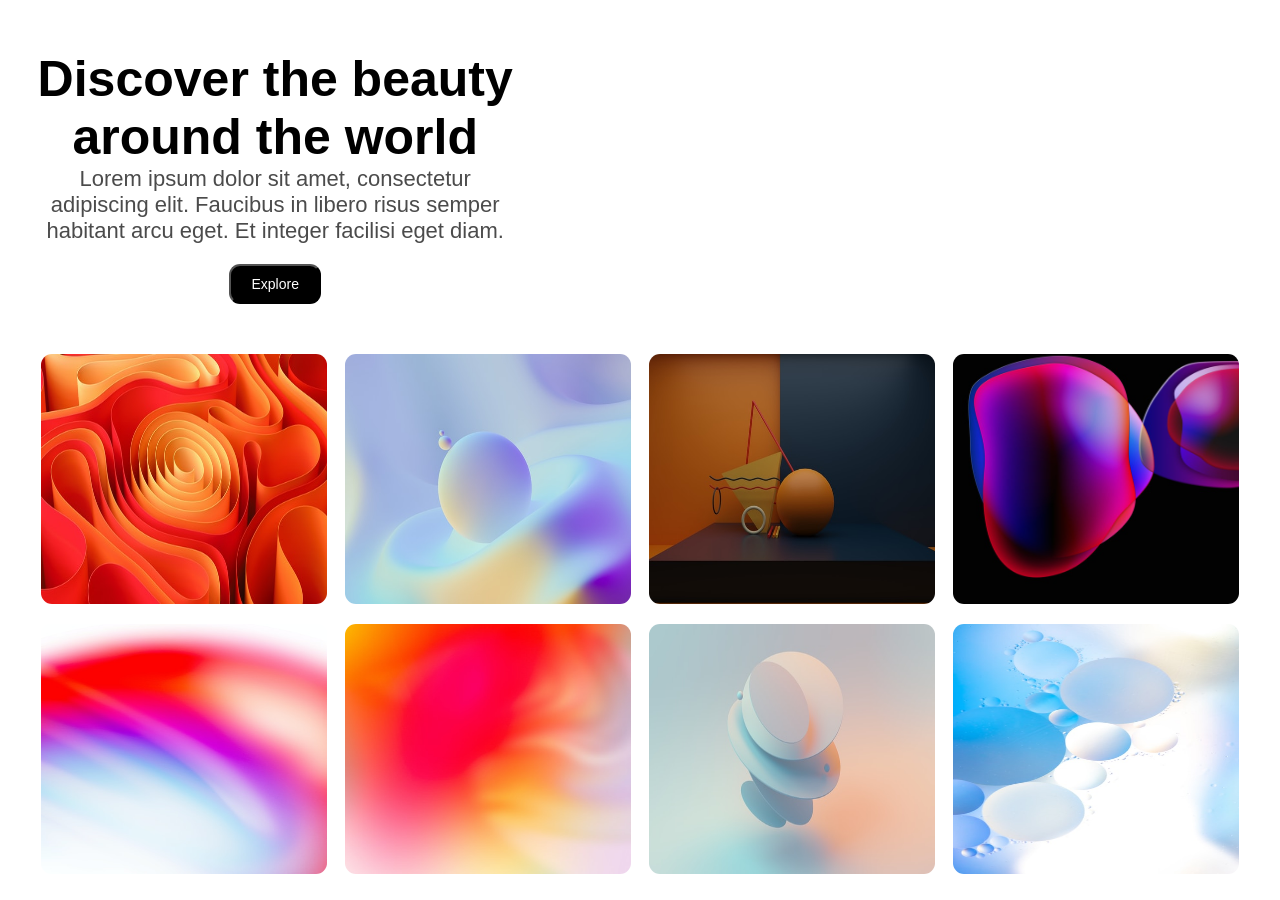
<file: 1/index.html>
<!DOCTYPE html>
<html lang="en">
<head>
    <meta charset="UTF-8">
    <meta name="viewport" content="width=device-width, initial-scale=1.0">
    <title>Document</title>
    <link rel="stylesheet" href="style.css">
</head>
<body>
    <div id="parent">
        <div id="child1">
            <h1 id="heading">Discover the beauty around the world</h1>
            <p id="description">Lorem ipsum dolor sit amet, consectetur adipiscing elit. Faucibus in libero risus semper habitant arcu eget. Et integer facilisi eget diam.</p>
            <button id="explore">Explore</button>
        </div>
        <div class="img">
            <img class="png" src="bdf4575f2cb344eb4f41c47d59e22f1c06edefc5.jpg">
            <img class="png" src="1754a7aaa4f669f3f83078046e71609705e57dbb.jpg">
            <img class="png" src="71e05245f354bdeef965486a5e1ee595e5320529.jpg">
            <img class="png" src="4f076c2ec123408dc6a729608ef9c593648e51c9.jpg">
        </div>
        <div class="img">
            <img class="png" src="578dcfb0ea8b8391fcdfd9bc097adcc580dc14d9.jpg">
            <img class="png" src="505b5f3ccb8fd17165aec11ef4f76ee4ec1b13c0.jpg">
            <img class="png" src="c64eb085ecdb9f2607e2f92ea49ae39e6b008ad5.jpg">
            <img class="png" src="476ee287a70bc18b4c5de81aedaa8dd7dde84f3a.jpg">
        </div>
    </div>
</body>
</html>
</file>
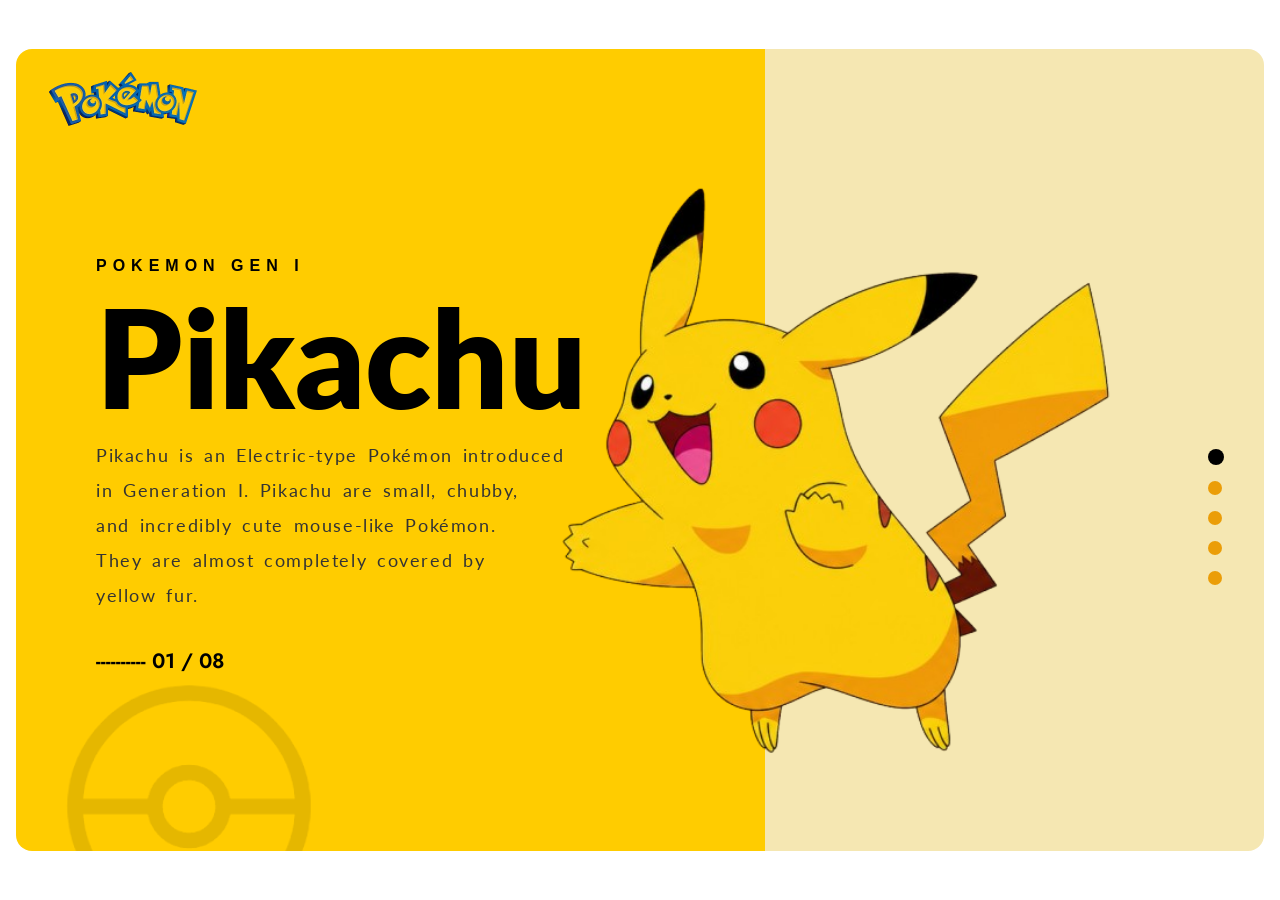
<file: 11/index.html>
<!doctype html>
<html lang="en">
  <head>
    <meta charset="UTF-8" />
    <meta name="viewport" content="width=device-width, initial-scale=1.0" />
    <link rel="stylesheet" href="style.css" />
    <title>Design One</title>
    <link
      href="https://cdn.boxicons.com/3.0.8/fonts/basic/boxicons.min.css"
      rel="stylesheet"
    />
  </head>
  <body>
    <main>
      <div class="logo">
        <img src="./materials/logo.png" alt="pokemon logo" />
      </div>
      <div class="content">
        <h4>POKEMON GEN I</h4>
        <h1>Pikachu</h1>
        <p>
          Pikachu is an Electric-type Pokémon introduced <br />
          in Generation I. Pikachu are small, chubby,<br />
          and incredibly cute mouse-like Pokémon. <br />
          They are almost completely covered by <br />
          yellow fur.
        </p>
        <h3>---------- 01 / 08</h3>
      </div>
      <div class="pikachu">
        <img src="./materials/pikachu.png" alt="" />
      </div>
      <i class="bx bx-menu"></i>
      <div class="dot">
        <div></div>
        <div></div>
        <div></div>
        <div></div>
        <div></div>
      </div>
      <img class="logo2" src="./materials/logo2.png" alt="">
    </main>
  </body>
</html>
</file>
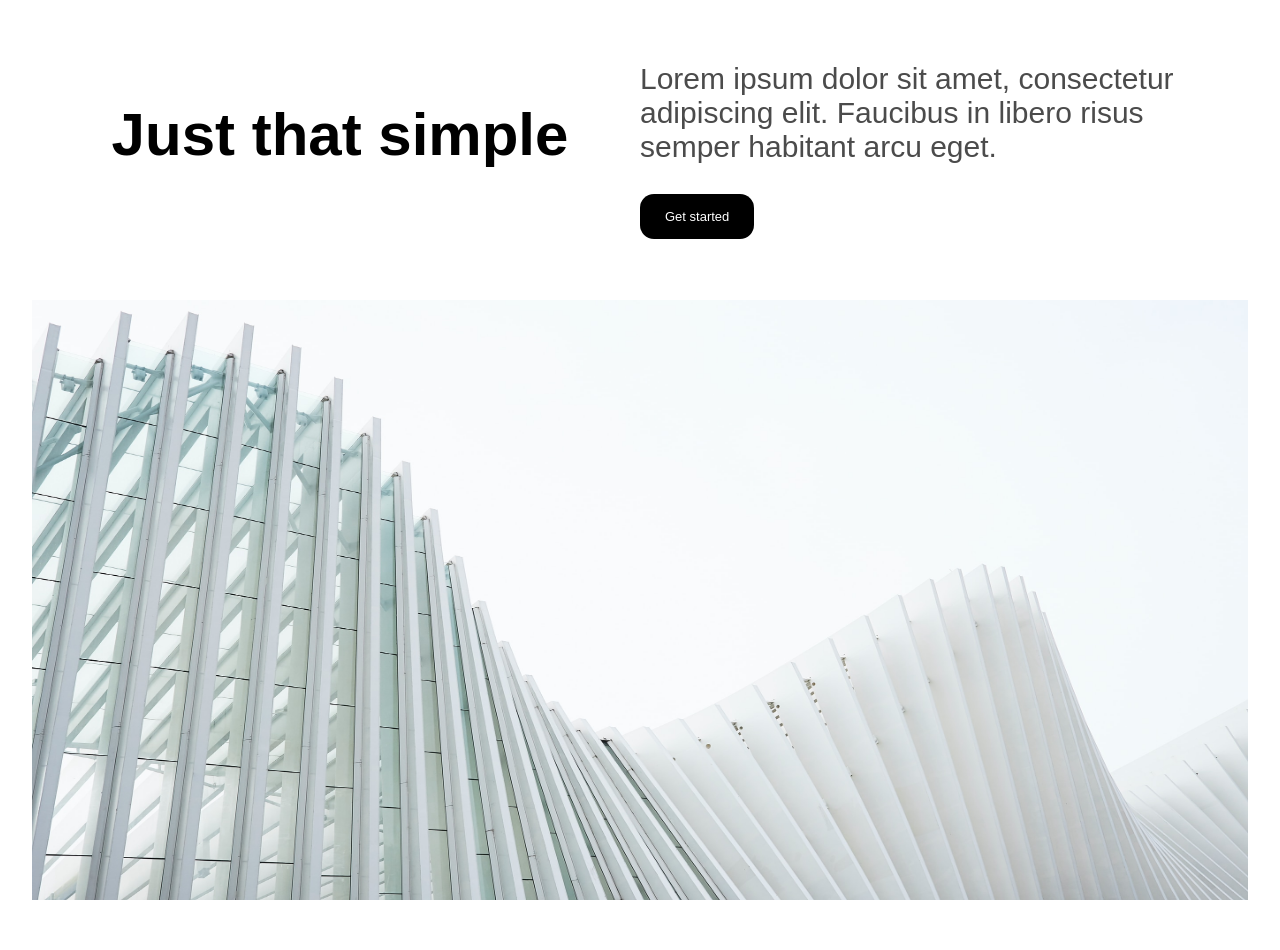
<file: 3/index.html>
<!DOCTYPE html>
<html lang="en">
<head>
    <meta charset="UTF-8">
    <meta name="viewport" content="width=device-width, initial-scale=1.0">
    <title>Document</title>
    <link rel="stylesheet" href="style.css">
</head>
<body>
    <div id="parent">
        <div id="child1">
            <div id="c1">
                <h1 id="heading">Just that simple</h1>
            </div>
            <div id="c2">
                <p id="description">Lorem ipsum dolor sit amet, consectetur adipiscing elit. Faucibus in libero risus semper habitant arcu eget.</p>
                <button id="explore">Get started</button>
            </div>
        </div>
        <img id="image" src="904978ecd330576f58cb1628b552601216ad9e95.jpg">
        </div>
</body>
</html>
</file>
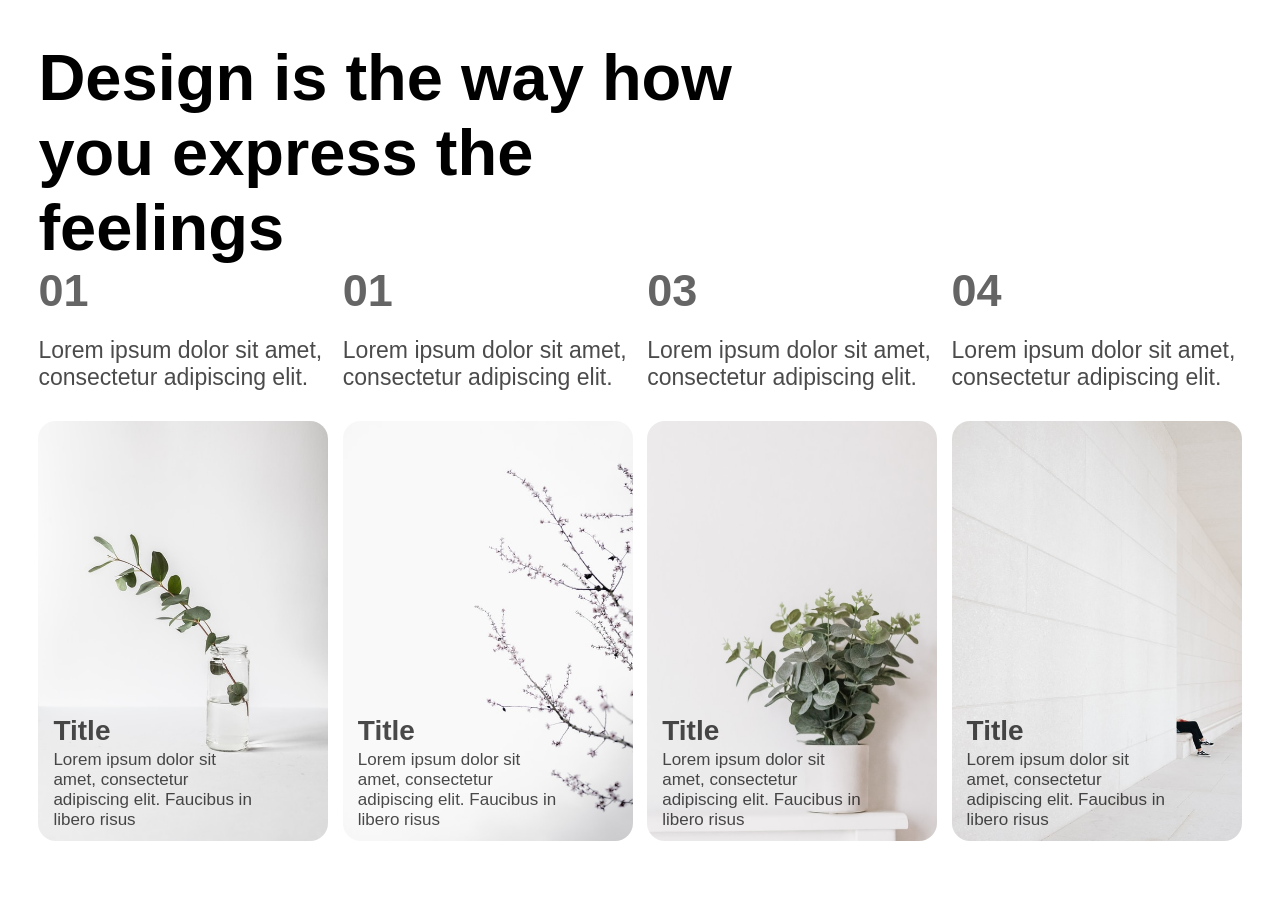
<file: 7/index.html>
<!DOCTYPE html>
<html lang="en">
<head>
    <meta charset="UTF-8">
    <meta name="viewport" content="width=device-width, initial-scale=1.0">
    <title>Document</title>
    <link rel="stylesheet" href="style.css">
</head>
<body>
    <div id="parent">
        <div id="child1">
            <h1 id="heading">Design is the way how 
you express the feelings</h1>
        </div>
        <div id="child2">
            <div class="box">
                <h1 class="sequence">01</h1>
                <p class="description">Lorem ipsum dolor sit amet, consectetur adipiscing elit.</p>
                <img class="img" src="4e0ac0f466473601a7c93b7d2cc01bbc1985a959.jpg">
                <div class="subbox">
                    <h5 class="title">Title</h5>
                    <p class="desc">Lorem ipsum dolor sit amet, consectetur adipiscing elit. Faucibus in libero risus</p>
                </div>
            </div>
            <div class="box">
                <h1 class="sequence">01</h1>
                <p class="description">Lorem ipsum dolor sit amet, consectetur adipiscing elit.</p>
                <img class="img" src="2b62fa975976e14774eea335ef8dbf156fb468bc.jpg">
                <div class="subbox">
                    <h5 class="title">Title</h5>
                    <p class="desc">Lorem ipsum dolor sit amet, consectetur adipiscing elit. Faucibus in libero risus</p>
                </div>
            </div>
            <div class="box">
                <h1 class="sequence">03</h1>
                <p class="description">Lorem ipsum dolor sit amet, consectetur adipiscing elit.</p>
                <img class="img" src="ad447ddb656e45d7485897f2a8b6d0d8cd9e2148.jpg">
                <div class="subbox">
                    <h5 class="title">Title</h5>
                    <p class="desc">Lorem ipsum dolor sit amet, consectetur adipiscing elit. Faucibus in libero risus</p>
                </div>
            </div>
            <div class="box">
                <h1 class="sequence">04</h1>
                <p class="description">Lorem ipsum dolor sit amet, consectetur adipiscing elit.</p>
                <img class="img" src="c6cbb06f12251403ffe6accea9d6c649db6df1cc.jpg">
                <div class="subbox">
                    <h5 class="title">Title</h5>
                    <p class="desc">Lorem ipsum dolor sit amet, consectetur adipiscing elit. Faucibus in libero risus</p>
                </div>
            </div>
        </div>
    </div>
</body>
</html>
</file>
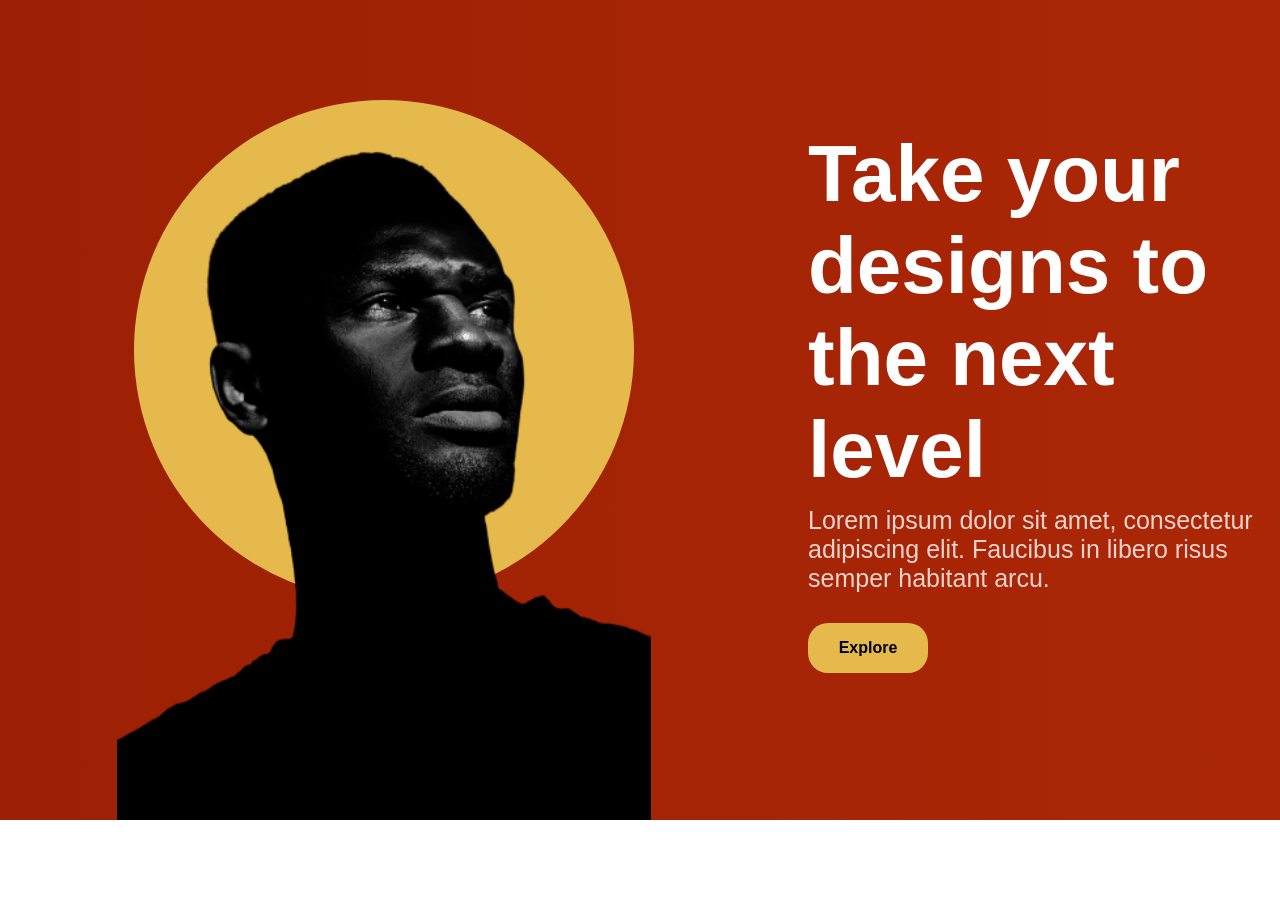
<file: 8/index.html>
<!DOCTYPE html>
<html lang="en">
<head>
    <meta charset="UTF-8">
    <meta name="viewport" content="width=device-width, initial-scale=1.0">
    <title>Document</title>
    <link rel="stylesheet" href="style.css">
</head>
<body>
    <div id="parent">
        <div id="child1">
            <div id="circle"></div>
            <img id="man" src="4fe6099d1bf141315baf8d02fe6a8ab63d3d0899.png">
        </div>
        <div id="child2">
            <h1 id="heading">Take your designs to the next level</h1>
            <p id="description">Lorem ipsum dolor sit amet, consectetur adipiscing elit. Faucibus in libero risus semper habitant arcu.</p>
            <button id="explore">Explore</button>
        </div>
    </div>
</body>
</html>
</file>
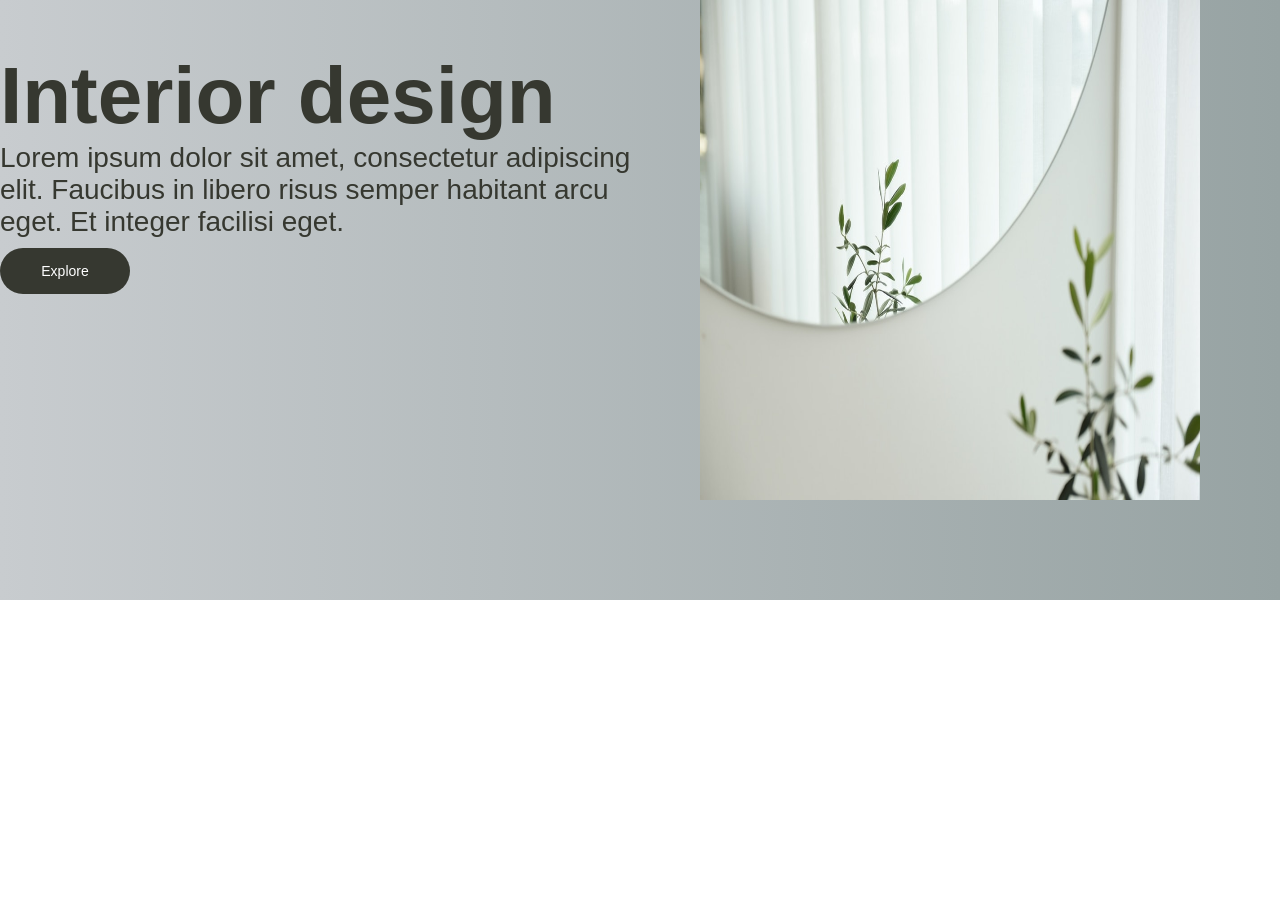
<file: 9/index.html>
<!DOCTYPE html>
<html lang="en">
<head>
    <meta charset="UTF-8">
    <meta name="viewport" content="width=device-width, initial-scale=1.0">
    <title>Document</title>
    <link rel="stylesheet" href="style.css">
</head>
<body>
    <div id="parent">
        <div id="child1">
            <div id="grandchild1">
                <h1 id="heading">Interior design</h1>
                <p id="description">Lorem ipsum dolor sit amet, consectetur adipiscing elit. Faucibus in libero risus semper habitant arcu eget. Et integer facilisi eget.</p>
                <button id="button">Explore</button>
            </div>
            <img id="img1" src="e24cca4f5525721f5fc61121a6a22feba18d1ec2.jpg">
        </div>
        <div id="child2">
            <div class="line">
                <h1 class="sequence"></h1>
                <div class="blank"></div>
                <p class="description"></p>
            </div>
        </div>
    </div>
</body>
</html>
</file>
<file: 1/style.css>
*{
    margin: 0;
    padding: 0;
}
body{
    display: flex;
    justify-content: center;
}
#parent{
    height: 95%;
    width: 95%;
    justify-items: center;
}
#child1{
    margin-top: 50px;
    height: 45%;
    width: 40%;
    display: flex;
    flex-direction: column;
    align-items: center;    
}
#heading{
    font-size: 50px;
    font-weight: 700;
    font-family:sans-serif;
    text-align: center;
}
#description{
    font-size: 22px;
    font-family: sans-serif;
    text-align: center;
    opacity: 70%;
}
#explore{
    font-size: 14px;
    padding: 10px;
    padding-left: 20px;
    padding-right: 20px;
    border-radius: 11px;
    margin-top: 20px;
    color: white;
    font-family: sans-serif;
    background-color: black;
    margin-bottom: 50px;

}
.img{
    height: 250px;
    width: 100%;
    display: flex;
    justify-content: space-around;
    margin-bottom: 20px;
}
.png{
    height: 250px;
    width:23.5% ;
    border-radius: 11px;
}
</file>
<file: 11/style.css>
@import url("https://fonts.googleapis.com/css2?family=Inter:ital,opsz,wght@0,14..32,100..900;1,14..32,100..900&family=Lato:ital,wght@0,100;0,300;0,400;0,700;0,900;1,100;1,300;1,400;1,700;1,900&display=swap");
@import url("https://fonts.googleapis.com/css2?family=Inter:ital,opsz,wght@0,14..32,100..900;1,14..32,100..900&family=Jost:ital,wght@0,100..900;1,100..900&family=Lato:ital,wght@0,100;0,300;0,400;0,700;0,900;1,100;1,300;1,400;1,700;1,900&family=Titillium+Web:ital,wght@0,200;0,300;0,400;0,600;0,700;0,900;1,200;1,300;1,400;1,600;1,700&display=swap");

* {
  margin: 0;
  padding: 0;
  box-sizing: border-box;
}

html,
body {
  width: 100%;
  height: 100%;
}

body {
  display: flex;
  align-items: center;
  justify-content: center;
  padding: 1rem;
}

main {
  width: 100%;
  max-width: 1300px;
  aspect-ratio: 14 / 9;
  border-radius: 16px;
  overflow: hidden;
  position: relative;
  background: linear-gradient(to right, #ffcc00 60%, #f5e7b2 40%);
}
.logo {
  width: 12%;
  min-width: 60px;
  margin: 0.5rem 0 0 2rem;
}
.logo img {
  width: 100%;
}
.content {
  width: 40%;
  min-width: 80px;
  margin: 7rem 0 0 5rem;
}
.content h4 {
  font-family: "Segoe UI", Tahoma, Geneva, Verdana, sans-serif;
  letter-spacing: 6px;
  font-size: 1rem;
}
.content h1 {
  font-family: "lato";
  font-weight: 730;
  font-size: 8.5rem;
}
.content p {
  font-size: 1.1rem;
  font-family: "lato";
  color: rgb(52, 52, 52);
  line-height: 2.2rem;
  word-spacing: 0.2rem;
  letter-spacing: 0.1rem;
}
.content h3 {
  font-family: "jost";
  font-size: 1.3rem;
  font-weight: 600;
  margin-top: 2rem;
}
.pikachu {
  position: absolute;
  left: 43%;
  top: 15%;
  width: 45%;
}
.pikachu img {
  width: 100%;
  min-width: 100px;
}
i{
  position: absolute;
  font-size: 50px;
  top: 3rem;
  right: 4rem;
}
.dot{
  width:1rem;
  height: 10rem;
  position: absolute;
  top: 25rem;
  right: 2.5rem;
  display: flex;
  flex-direction: column;
  row-gap: 1rem;
}
.dot div{
  height: 14px;
  width: 14px;
  border-radius: 50%;
  background-color: #EB9D07;
}
.dot div:nth-child(1){
  background-color: black;
  width: 16px;
  height: 16px;
}
.logo2{
  width: 20%;
  position: absolute;
  bottom: -5rem;
  left: 3rem;
  opacity: 10%;
}
</file>
<file: 3/style.css>
*{
    margin: 0;
    padding: 0;
}
body{
    height: 100%;
    width: 100%;
    display: flex;
    justify-content: center;
}
#parent{
    height: 95%;
    width: 95%;
    display: flex;
    flex-direction: column;
    justify-content: center;
}
#child1{
    width: 100%;
    height:300px;
    display: flex;
    justify-content: center;
    align-items: center;
}
#c1{
    height: 100px;
    width: 600px;
    text-align: center;
}
#c2{
    width: 600px;
}
#heading{
    font-size: 60px;
    font-family: sans-serif;
    font-weight: 700;
}
#description{
    font-size: 30px;
    font-family: sans-serif;
    opacity: 70%;
}
#explore{
    font-size: 13px;
    font-family: sans-serif;
    padding: 15px;
    padding-left: 25px;
    padding-right: 25px;
    margin-top: 30px;
    border: none;
    border-radius: 14px;
    background-color: black;
    color: white;
}
#image{
    height: 600px;
    width: 100%;
    margin-bottom: 50px;
}
</file>
<file: 7/style.css>
*{
    padding: 0;
    margin: 0;
    font-family: sans-serif;
}
body{
    height: 100%;
    width: 100%;
    display: flex;
    justify-content: center;
    align-items: center;
}
#parent{
    height: 95%;
    width: 94%;
    margin-top: 40px;
}
#child1{
    height: 200px;
    width: 60%;
    margin-bottom: 25px;
}
#heading{
    font-size: 65px;
    font-weight: 700;
}
#child2{
    height: 600px;
    width: 100%;
    margin-bottom: 40px;
    display: flex;
    justify-content: space-between;
}
.box{
    height:100%;
    width: 290px;
}
.sequence{
    width: 100%;
    height: 12%;
    font-size: 45px;
    opacity: 60%;
}
.description{
    width: 100%;
    height: 14%;
    font-size: 23px;
    opacity: 70%;
   
}
.img{
    height: 70%;
    width: 100%;
    border-radius: 18px;
}
.subbox{
    width: 70%;
    position: relative;
    margin-top: -130px;
    margin-left: 15px;
    opacity: 70%;
}
.title{
    height: 35px;
    width: 100%;
    font-size: 28px;
}
.desc{
    width: 100%;
    font-size: 17px;
}
</file>
<file: 8/style.css>
*{
    padding: 0;
    margin: 0;
}
body{
    height: 100%;
    width: 100%;
}
#parent{
    height: 100%;
    width: 100%;
    background: linear-gradient(to right,#9C2004,#AB2706);
    display: flex;
}
#child1{
    width: 60%;
    display: flex;
    flex-direction: column;
    justify-content: center;
    align-items: center;
}
#circle{
    height: 500px;
    width: 500px;
    border-radius: 50%;
    background-color:rgb(229, 185, 75) ;
    margin-top: 100px;
}
#man{
    height: 800px;
    position: relative;
    margin-top: -580px;
}
#child2{
    height: 800px;
    width: 35%;
    font-family: sans-serif;
    display: flex;
    flex-direction: column;
    justify-content: center;
    align-items: center;
    margin-left: 40px;
}
#heading{
    font-size: 80px;
    color: #FFFFFF;
}
#description{
    font-size: 25px;
    color: #FFFFFF;
    opacity: 80%;
    font-weight: 200;
    margin-top: 10px;
}
#explore{
    height: 50px;
    width: 120px;
    font-size: 16px;
    background-color: rgb(229, 185, 75);
    color: black;
    border-radius: 20px;
    border: none;
    margin-top: 30px;
    align-self: baseline;
    font-weight: 650;
}
</file>
<file: 9/style.css>
*{
    padding: 0;
    margin: 0;
    font-family: sans-serif;
}
body{
    height: 100%;
    width: 100%;
    display: flex;
    justify-content: center;
}
#parent{
    height: 100%;
    width: 100%;
    background: linear-gradient(to right,#C8CCCF,#97A3A3);
    background-repeat: no-repeat;
}
#child1{
    height: 600px;
    width: 100%;
    display: flex;
    justify-content: space-between;
}
#grandchild1{
    margin-top: 50px;
    position: relative;
}
#heading{
    font-size: 80px;
    color: #363830;
}
#description{
    width: 650px;
    font-size: 28px;
    color: #363830;
}
#button{
    width: 130px;
    background-color:#363830;
    color: white;
    font-size: 14px;
    padding: 15px;
    border: none;
    border-radius: 25px;
    margin-top: 10px;
}
#img1{
    height: 500px;
    width: 500px;
    margin-right: 80px;
}
</file>
